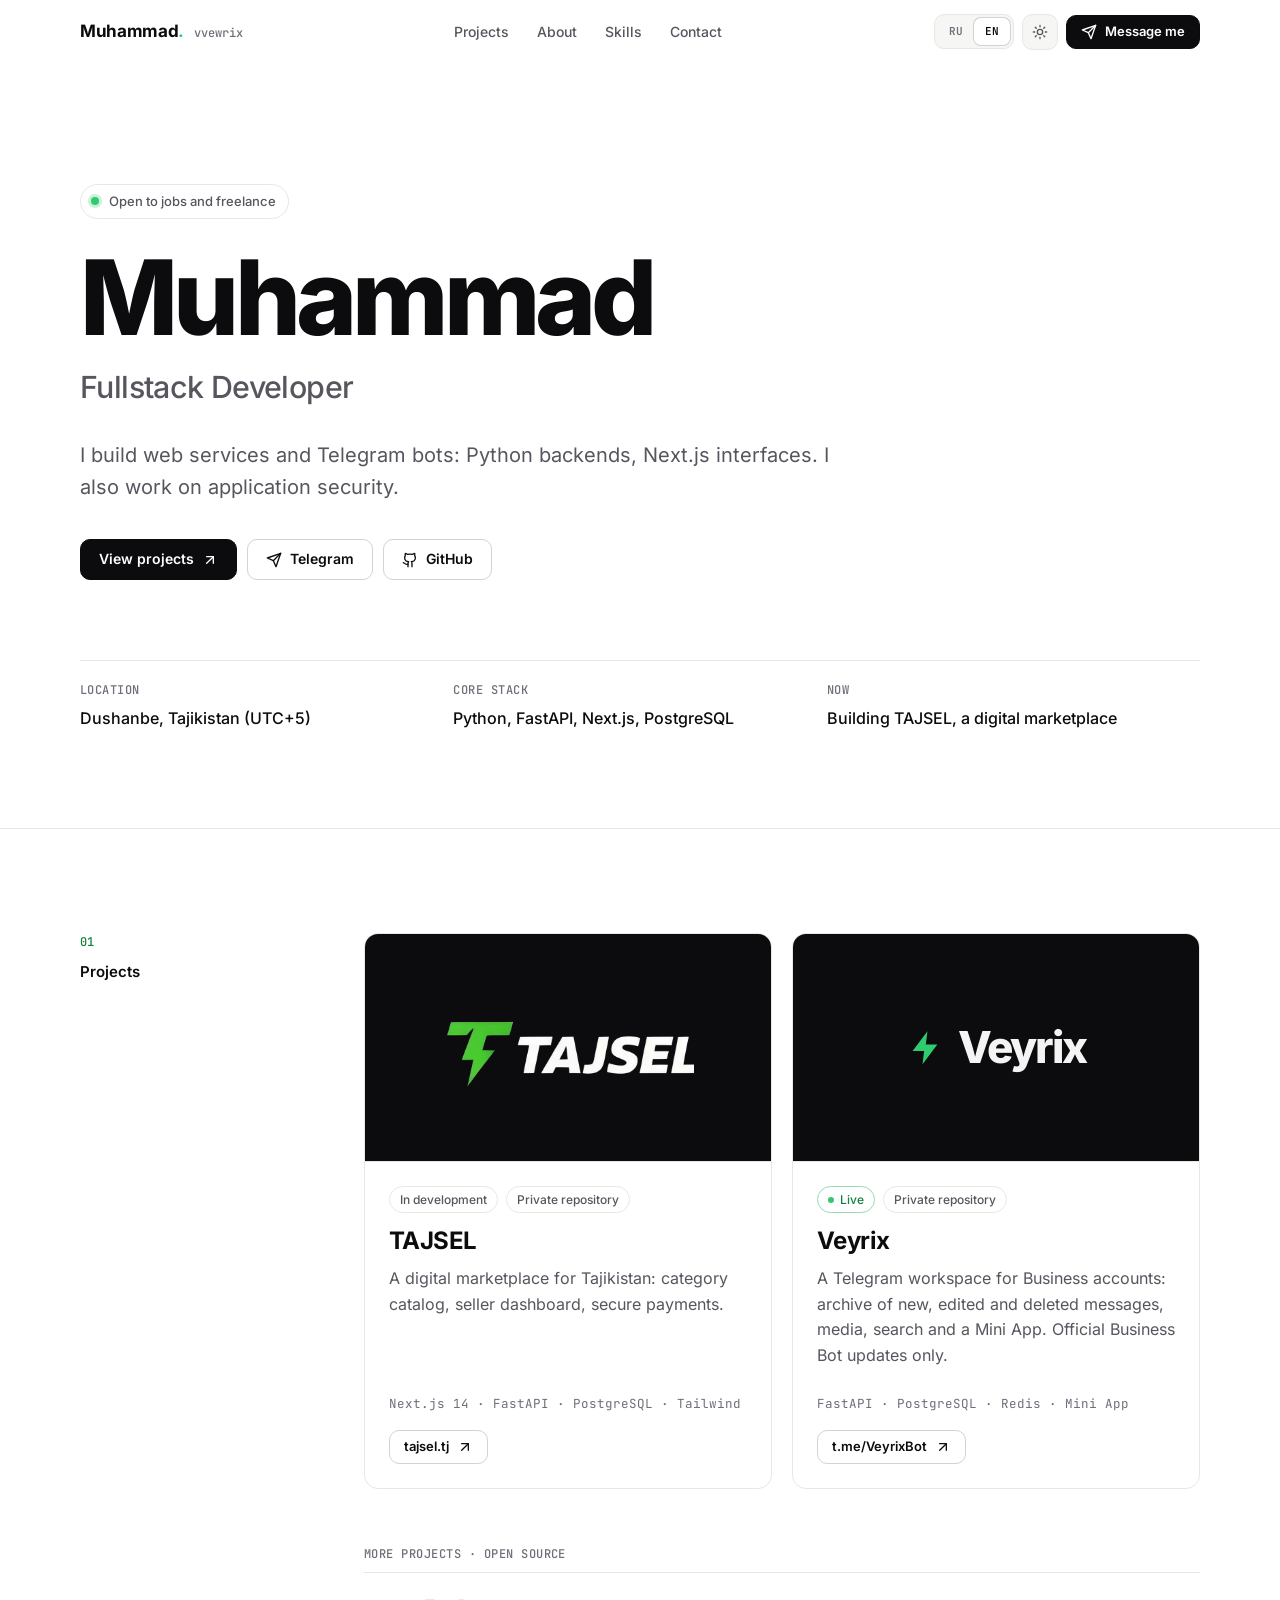
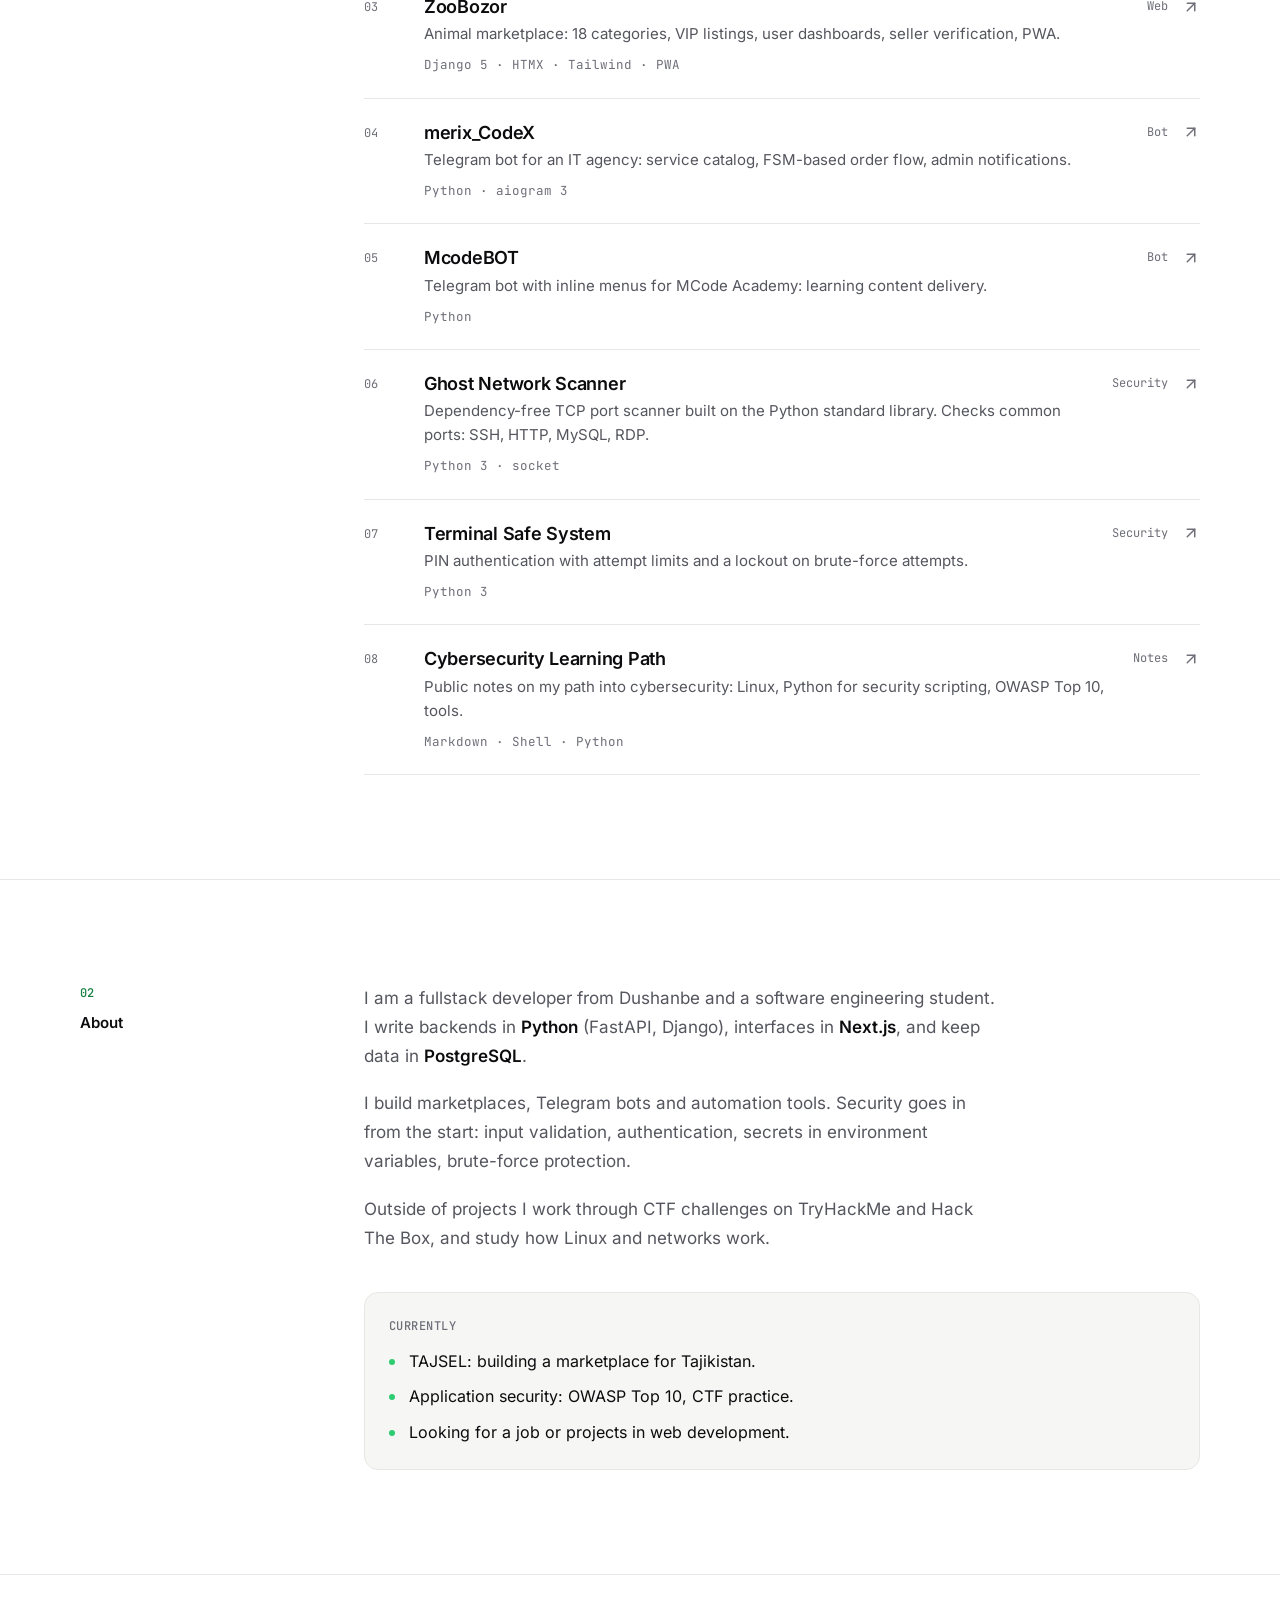
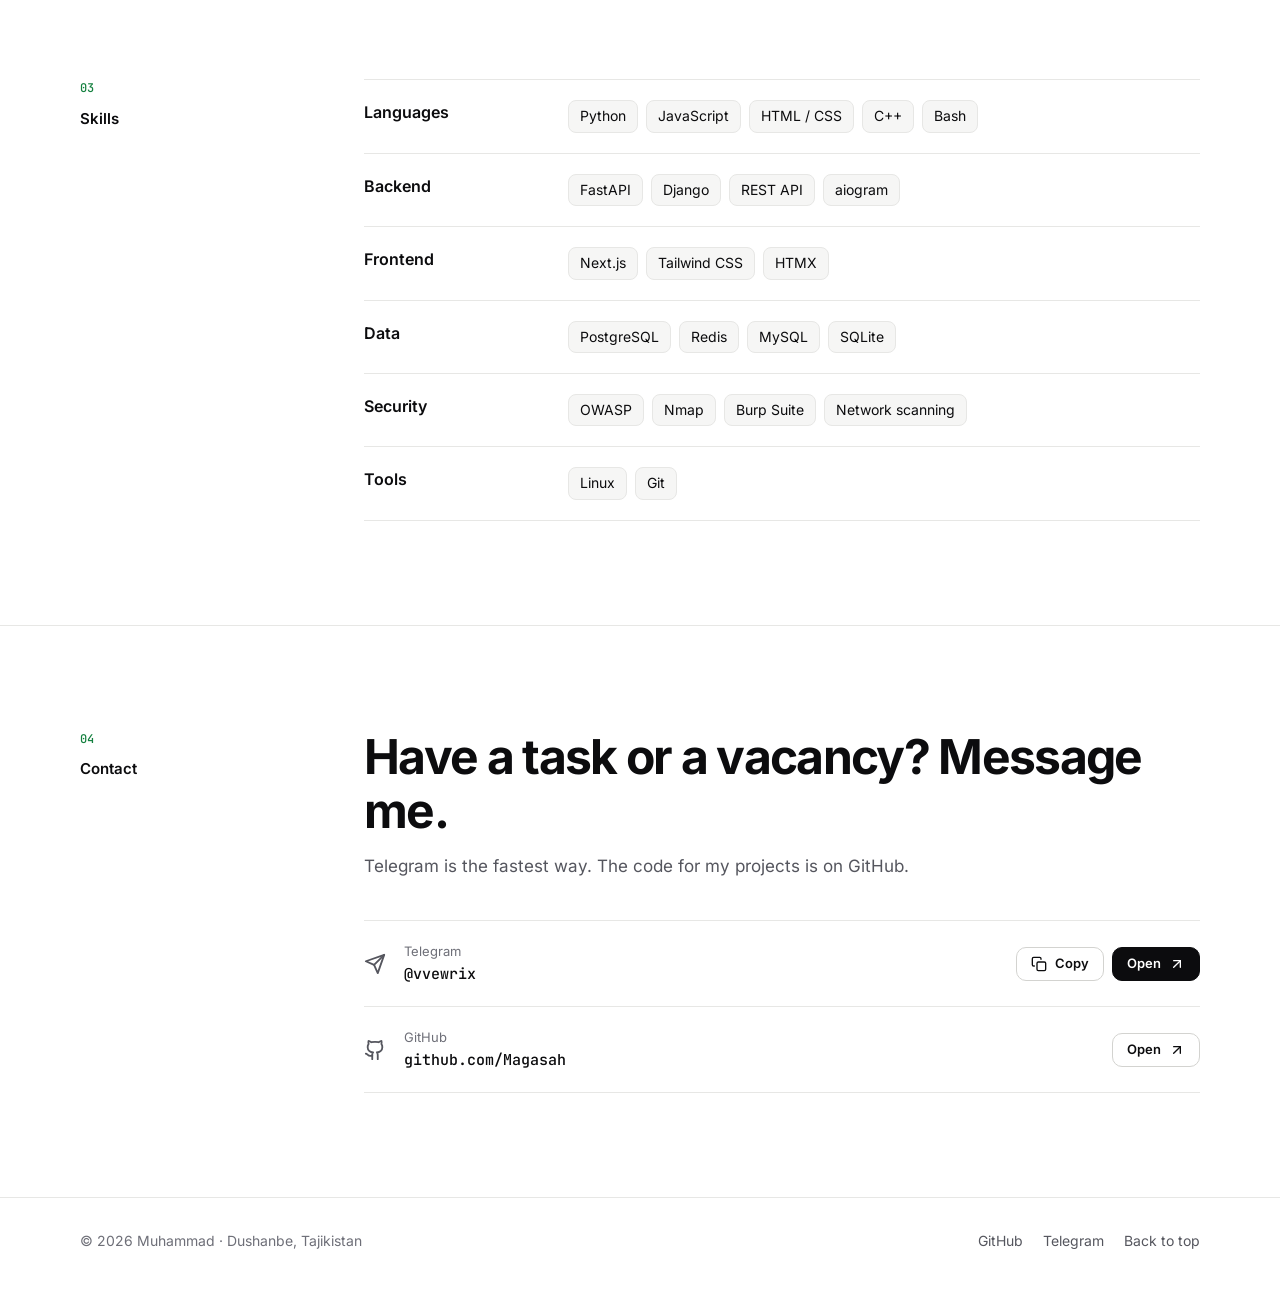
<file: index.html>
<!DOCTYPE html>
<html lang="ru" data-theme="light">
<head>
  <meta charset="UTF-8">
  <meta name="viewport" content="width=device-width, initial-scale=1, viewport-fit=cover">
  <title>Muhammad — Fullstack-разработчик, Душанбе</title>
  <meta name="description" content="Muhammad (vvewrix), fullstack-разработчик из Душанбе. Python, FastAPI, Next.js, PostgreSQL, Telegram-боты и безопасность приложений. Проекты и контакты.">
  <meta name="author" content="Muhammad">
  <meta name="robots" content="index, follow, max-image-preview:large">
  <link rel="canonical" href="https://portfolio.spartanecsparta91.workers.dev/">

  <meta name="theme-color" content="#ffffff" media="(prefers-color-scheme: light)">
  <meta name="theme-color" content="#0b0b0d" media="(prefers-color-scheme: dark)">

  <meta property="og:type" content="website">
  <meta property="og:url" content="https://portfolio.spartanecsparta91.workers.dev/">
  <meta property="og:site_name" content="Muhammad">
  <meta property="og:locale" content="ru_RU">
  <meta property="og:locale:alternate" content="en_US">
  <meta property="og:title" content="Muhammad — Fullstack-разработчик, Душанбе">
  <meta property="og:description" content="Python, FastAPI, Next.js, PostgreSQL, Telegram-боты и безопасность приложений.">
  <meta property="og:image" content="https://portfolio.spartanecsparta91.workers.dev/assets/img/og.png">
  <meta property="og:image:width" content="1200">
  <meta property="og:image:height" content="630">
  <meta property="og:image:alt" content="Muhammad — Fullstack-разработчик">
  <meta name="twitter:card" content="summary_large_image">
  <meta name="twitter:title" content="Muhammad — Fullstack-разработчик, Душанбе">
  <meta name="twitter:description" content="Python, FastAPI, Next.js, PostgreSQL, Telegram-боты и безопасность приложений.">
  <meta name="twitter:image" content="https://portfolio.spartanecsparta91.workers.dev/assets/img/og.png">

  <link rel="icon" href="assets/img/icon.svg" type="image/svg+xml">
  <link rel="apple-touch-icon" href="assets/img/apple-touch-icon.png">

  <script src="assets/js/init.js"></script>

  <link rel="preload" href="assets/fonts/inter-latin-wght-normal.woff2" as="font" type="font/woff2" crossorigin>
  <link rel="preload" href="assets/fonts/inter-cyrillic-wght-normal.woff2" as="font" type="font/woff2" crossorigin>
  <link rel="stylesheet" href="assets/css/style.css">

  <script type="application/ld+json">
  {
    "@context": "https://schema.org",
    "@type": "Person",
    "name": "Muhammad",
    "alternateName": "vvewrix",
    "jobTitle": "Fullstack Developer",
    "url": "https://portfolio.spartanecsparta91.workers.dev/",
    "image": "https://portfolio.spartanecsparta91.workers.dev/assets/img/og.png",
    "sameAs": ["https://github.com/Magasah", "https://t.me/vvewrix"],
    "address": { "@type": "PostalAddress", "addressLocality": "Dushanbe", "addressCountry": "TJ" },
    "knowsAbout": ["Python", "FastAPI", "Django", "Next.js", "PostgreSQL", "Telegram Bot API", "Application security"]
  }
  </script>
</head>
<body>

<svg class="sprite" aria-hidden="true" focusable="false">
  <symbol id="i-github" viewBox="0 0 24 24"><path d="M15 22v-4a4.8 4.8 0 0 0-1-3.5c3 0 6-2 6-5.5.08-1.25-.27-2.48-1-3.5.28-1.15.28-2.35 0-3.5 0 0-1 0-3 1.5-2.64-.5-5.36-.5-8 0C6 2 5 2 5 2c-.3 1.15-.3 2.35 0 3.5A5.403 5.403 0 0 0 4 9c0 3.5 3 5.5 6 5.5-.39.49-.68 1.05-.85 1.65-.17.6-.22 1.23-.15 1.85v4"/><path d="M9 18c-4.51 2-5-2-7-2"/></symbol>
  <symbol id="i-telegram" viewBox="0 0 24 24"><path d="m22 2-7 20-4-9-9-4Z"/><path d="M22 2 11 13"/></symbol>
  <symbol id="i-arrow" viewBox="0 0 24 24"><path d="M7 17 17 7"/><path d="M7 7h10v10"/></symbol>
  <symbol id="i-copy" viewBox="0 0 24 24"><rect x="9" y="9" width="13" height="13" rx="2"/><path d="M5 15H4a2 2 0 0 1-2-2V4a2 2 0 0 1 2-2h9a2 2 0 0 1 2 2v1"/></symbol>
  <symbol id="i-check" viewBox="0 0 24 24"><path d="M20 6 9 17l-5-5"/></symbol>
  <symbol id="i-sun" viewBox="0 0 24 24"><circle cx="12" cy="12" r="4"/><path d="M12 2v2M12 20v2M4.93 4.93l1.41 1.41M17.66 17.66l1.41 1.41M2 12h2M20 12h2M6.34 17.66l-1.41 1.41M19.07 4.93l-1.41 1.41"/></symbol>
  <symbol id="i-moon" viewBox="0 0 24 24"><path d="M21 14.5A8.5 8.5 0 1 1 9.5 3 7 7 0 0 0 21 14.5z"/></symbol>
  <symbol id="i-menu" viewBox="0 0 24 24"><path d="M4 8h16M4 16h16"/></symbol>
  <symbol id="i-close" viewBox="0 0 24 24"><path d="M18 6 6 18M6 6l12 12"/></symbol>
  <symbol id="i-bolt" viewBox="0 0 24 24"><path d="M13 2 4 14h7l-1 8 9-12h-7z" fill="currentColor" stroke="none"/></symbol>
</svg>

<a class="skip-link" href="#main" data-i18n="skip">Перейти к содержимому</a>

<header class="nav" id="nav">
  <div class="container nav-inner">
    <a class="logo" href="#top" aria-label="Muhammad">
      <span>Muhammad<span class="logo-dot">.</span></span>
      <span class="logo-alias">vvewrix</span>
    </a>

    <nav aria-label="Main">
      <ul class="nav-links">
        <li><a class="nav-link" href="#projects" data-i18n="navProjects">Проекты</a></li>
        <li><a class="nav-link" href="#about" data-i18n="navAbout">Обо мне</a></li>
        <li><a class="nav-link" href="#skills" data-i18n="navSkills">Навыки</a></li>
        <li><a class="nav-link" href="#contact" data-i18n="navContact">Контакты</a></li>
      </ul>
    </nav>

    <div class="nav-tools">
      <div class="seg" role="group" aria-label="Language" data-lang-switch>
        <button type="button" data-lang="ru" aria-pressed="true" lang="ru" aria-label="Русский">RU</button>
        <button type="button" data-lang="en" aria-pressed="false" lang="en" aria-label="English">EN</button>
      </div>
      <button type="button" class="icon-btn theme-btn" data-theme-toggle aria-label="Переключить тему" data-i18n-aria="ariaTheme">
        <svg class="icon i-sun" aria-hidden="true"><use href="#i-sun"/></svg>
        <svg class="icon i-moon" aria-hidden="true"><use href="#i-moon"/></svg>
      </button>
      <a class="btn btn-solid btn-sm" href="https://t.me/vvewrix" target="_blank" rel="noopener noreferrer">
        <svg class="icon" aria-hidden="true"><use href="#i-telegram"/></svg>
        <span data-i18n="navWrite">Написать</span>
        <span class="sr-only" data-i18n="newTab">(откроется в новой вкладке)</span>
      </a>
      <button type="button" class="icon-btn burger" id="burger" aria-expanded="false" aria-controls="menu" aria-label="Открыть меню" data-i18n-aria="ariaMenuOpen">
        <svg class="icon i-open" aria-hidden="true"><use href="#i-menu"/></svg>
        <svg class="icon i-close" aria-hidden="true"><use href="#i-close"/></svg>
      </button>
    </div>
  </div>
</header>

<div class="menu" id="menu" hidden>
  <a class="menu-link" href="#projects" data-i18n="navProjects">Проекты</a>
  <a class="menu-link" href="#about" data-i18n="navAbout">Обо мне</a>
  <a class="menu-link" href="#skills" data-i18n="navSkills">Навыки</a>
  <a class="menu-link" href="#contact" data-i18n="navContact">Контакты</a>
  <div class="menu-tools">
    <div class="seg" role="group" aria-label="Language" data-lang-switch>
      <button type="button" data-lang="ru" aria-pressed="true" lang="ru" aria-label="Русский">RU</button>
      <button type="button" data-lang="en" aria-pressed="false" lang="en" aria-label="English">EN</button>
    </div>
    <button type="button" class="icon-btn theme-btn" data-theme-toggle aria-label="Переключить тему" data-i18n-aria="ariaTheme">
      <svg class="icon i-sun" aria-hidden="true"><use href="#i-sun"/></svg>
      <svg class="icon i-moon" aria-hidden="true"><use href="#i-moon"/></svg>
    </button>
  </div>
</div>

<main id="main" tabindex="-1">

  <section class="hero" id="top" aria-labelledby="hero-name">
    <div class="container">
      <p class="status"><span class="status-dot" aria-hidden="true"></span><span data-i18n="heroStatus">Открыт к вакансиям и заказам</span></p>
      <h1 class="hero-name" id="hero-name">Muhammad</h1>
      <p class="hero-role" data-i18n="heroRole">Fullstack-разработчик</p>
      <p class="hero-lead" data-i18n="heroLead">Делаю веб-сервисы и Telegram-ботов: бэкенд на Python, интерфейсы на Next.js. Отдельно занимаюсь безопасностью приложений.</p>

      <div class="hero-actions">
        <a class="btn btn-solid" href="#projects">
          <span data-i18n="ctaProjects">Смотреть проекты</span>
          <svg class="icon" aria-hidden="true"><use href="#i-arrow"/></svg>
        </a>
        <a class="btn" href="https://t.me/vvewrix" target="_blank" rel="noopener noreferrer">
          <svg class="icon" aria-hidden="true"><use href="#i-telegram"/></svg>
          <span>Telegram</span>
          <span class="sr-only" data-i18n="newTab">(откроется в новой вкладке)</span>
        </a>
        <a class="btn" href="https://github.com/Magasah" target="_blank" rel="noopener noreferrer">
          <svg class="icon" aria-hidden="true"><use href="#i-github"/></svg>
          <span>GitHub</span>
          <span class="sr-only" data-i18n="newTab">(откроется в новой вкладке)</span>
        </a>
      </div>

      <dl class="facts">
        <div>
          <dt data-i18n="factLocationK">Локация</dt>
          <dd data-i18n="factLocationV">Душанбе, Таджикистан (UTC+5)</dd>
        </div>
        <div>
          <dt data-i18n="factStackK">Основной стек</dt>
          <dd>Python, FastAPI, Next.js, PostgreSQL</dd>
        </div>
        <div>
          <dt data-i18n="factNowK">Сейчас</dt>
          <dd data-i18n="factNowV">Развиваю TAJSEL, цифровой маркетплейс</dd>
        </div>
      </dl>
    </div>
  </section>

  <section class="section" id="projects" aria-labelledby="projects-title">
    <div class="container split">
      <div class="section-label">
        <span class="section-num">01</span>
        <h2 class="section-title" id="projects-title" data-i18n="projectsTitle">Проекты</h2>
      </div>

      <div>
        <div class="featured">
          <article class="card" data-reveal>
            <div class="card-media">
              <img src="assets/img/tajsel-logo.webp" alt="TAJSEL" width="740" height="224" decoding="async">
            </div>
            <div class="card-body">
              <div class="card-meta">
                <span class="chip" data-i18n="statusDev">В разработке</span>
                <span class="chip" data-i18n="statusPrivate">Приватный репозиторий</span>
              </div>
              <h3 class="card-name">TAJSEL</h3>
              <p class="card-desc" data-i18n="tajselDesc">Цифровой маркетплейс для Таджикистана: каталог по категориям, кабинет продавца, безопасная оплата.</p>
              <div class="card-foot">
                <p class="stack">Next.js 14 · FastAPI · PostgreSQL · Tailwind</p>
                <a class="btn btn-sm" href="https://tajsel.tj" target="_blank" rel="noopener noreferrer">
                  <span>tajsel.tj</span>
                  <svg class="icon" aria-hidden="true"><use href="#i-arrow"/></svg>
                  <span class="sr-only" data-i18n="newTab">(откроется в новой вкладке)</span>
                </a>
              </div>
            </div>
          </article>

          <article class="card" data-reveal>
            <div class="card-media">
              <span class="wordmark" aria-hidden="true">
                <svg class="icon" aria-hidden="true"><use href="#i-bolt"/></svg>Veyrix
              </span>
            </div>
            <div class="card-body">
              <div class="card-meta">
                <span class="chip chip-live" data-i18n="statusLive">Запущен</span>
                <span class="chip" data-i18n="statusPrivate">Приватный репозиторий</span>
              </div>
              <h3 class="card-name">Veyrix</h3>
              <p class="card-desc" data-i18n="veyrixDesc">Telegram-workspace для Business-аккаунта: архив новых, изменённых и удалённых сообщений, медиа, поиск и Mini App. Только официальные Business Bot updates.</p>
              <div class="card-foot">
                <p class="stack">FastAPI · PostgreSQL · Redis · Mini App</p>
                <a class="btn btn-sm" href="https://t.me/VeyrixBot" target="_blank" rel="noopener noreferrer">
                  <span>t.me/VeyrixBot</span>
                  <svg class="icon" aria-hidden="true"><use href="#i-arrow"/></svg>
                  <span class="sr-only" data-i18n="newTab">(откроется в новой вкладке)</span>
                </a>
              </div>
            </div>
          </article>
        </div>

        <h3 class="subhead" data-i18n="otherTitle">Другие проекты · открытый код</h3>
        <ul class="rows" data-reveal>
          <li class="row">
            <a class="row-link" href="https://github.com/Magasah/golub_bozor" target="_blank" rel="noopener noreferrer">
              <span class="row-idx">03</span>
              <div>
                <p class="row-name">ZooBozor</p>
                <p class="row-desc" data-i18n="zooDesc">Маркетплейс животных: 18 категорий, VIP-объявления, личные кабинеты, верификация продавцов, PWA.</p>
                <p class="stack row-stack">Django 5 · HTMX · Tailwind · PWA</p>
              </div>
              <span class="row-side"><span class="row-kind" data-i18n="kindWeb">Веб</span><svg class="icon row-arrow" aria-hidden="true"><use href="#i-arrow"/></svg></span>
              <span class="sr-only" data-i18n="newTab">(откроется в новой вкладке)</span>
            </a>
          </li>
          <li class="row">
            <a class="row-link" href="https://github.com/Magasah/merix_CodeX" target="_blank" rel="noopener noreferrer">
              <span class="row-idx">04</span>
              <div>
                <p class="row-name">merix_CodeX</p>
                <p class="row-desc" data-i18n="merixDesc">Telegram-бот IT-агентства: каталог услуг, оформление заказа через FSM, уведомления администратору.</p>
                <p class="stack row-stack">Python · aiogram 3</p>
              </div>
              <span class="row-side"><span class="row-kind" data-i18n="kindBot">Бот</span><svg class="icon row-arrow" aria-hidden="true"><use href="#i-arrow"/></svg></span>
              <span class="sr-only" data-i18n="newTab">(откроется в новой вкладке)</span>
            </a>
          </li>
          <li class="row">
            <a class="row-link" href="https://github.com/Magasah/McodeBOT" target="_blank" rel="noopener noreferrer">
              <span class="row-idx">05</span>
              <div>
                <p class="row-name">McodeBOT</p>
                <p class="row-desc" data-i18n="mcodeDesc">Telegram-бот с inline-меню для MCode Academy: доставка учебного контента.</p>
                <p class="stack row-stack">Python</p>
              </div>
              <span class="row-side"><span class="row-kind" data-i18n="kindBot">Бот</span><svg class="icon row-arrow" aria-hidden="true"><use href="#i-arrow"/></svg></span>
              <span class="sr-only" data-i18n="newTab">(откроется в новой вкладке)</span>
            </a>
          </li>
          <li class="row">
            <a class="row-link" href="https://github.com/Magasah/Ghost-Network-Scanner" target="_blank" rel="noopener noreferrer">
              <span class="row-idx">06</span>
              <div>
                <p class="row-name">Ghost Network Scanner</p>
                <p class="row-desc" data-i18n="ghostDesc">TCP-сканер портов без зависимостей, только стандартная библиотека Python. Проверяет популярные порты: SSH, HTTP, MySQL, RDP.</p>
                <p class="stack row-stack">Python 3 · socket</p>
              </div>
              <span class="row-side"><span class="row-kind" data-i18n="kindSec">Безопасность</span><svg class="icon row-arrow" aria-hidden="true"><use href="#i-arrow"/></svg></span>
              <span class="sr-only" data-i18n="newTab">(откроется в новой вкладке)</span>
            </a>
          </li>
          <li class="row">
            <a class="row-link" href="https://github.com/Magasah/Terminal-Safe-System" target="_blank" rel="noopener noreferrer">
              <span class="row-idx">07</span>
              <div>
                <p class="row-name">Terminal Safe System</p>
                <p class="row-desc" data-i18n="terminalDesc">Аутентификация по PIN-коду с ограничением попыток и блокировкой при переборе.</p>
                <p class="stack row-stack">Python 3</p>
              </div>
              <span class="row-side"><span class="row-kind" data-i18n="kindSec">Безопасность</span><svg class="icon row-arrow" aria-hidden="true"><use href="#i-arrow"/></svg></span>
              <span class="sr-only" data-i18n="newTab">(откроется в новой вкладке)</span>
            </a>
          </li>
          <li class="row">
            <a class="row-link" href="https://github.com/Magasah/cybersecurity-learning-path" target="_blank" rel="noopener noreferrer">
              <span class="row-idx">08</span>
              <div>
                <p class="row-name">Cybersecurity Learning Path</p>
                <p class="row-desc" data-i18n="learnDesc">Открытый конспект пути в кибербезопасность: Linux, Python для security-скриптов, OWASP Top 10, инструменты.</p>
                <p class="stack row-stack">Markdown · Shell · Python</p>
              </div>
              <span class="row-side"><span class="row-kind" data-i18n="kindNotes">Заметки</span><svg class="icon row-arrow" aria-hidden="true"><use href="#i-arrow"/></svg></span>
              <span class="sr-only" data-i18n="newTab">(откроется в новой вкладке)</span>
            </a>
          </li>
        </ul>
      </div>
    </div>
  </section>

  <section class="section" id="about" aria-labelledby="about-title">
    <div class="container split">
      <div class="section-label">
        <span class="section-num">02</span>
        <h2 class="section-title" id="about-title" data-i18n="aboutTitle">Обо мне</h2>
      </div>

      <div data-reveal>
        <div class="prose">
          <p data-i18n-html="aboutP1">Я fullstack-разработчик из Душанбе и студент программной инженерии. Пишу бэкенд на <strong>Python</strong> (FastAPI, Django), интерфейсы на <strong>Next.js</strong>, данные храню в <strong>PostgreSQL</strong>.</p>
          <p data-i18n="aboutP2">Делаю маркетплейсы, Telegram-ботов и инструменты автоматизации. Безопасность закладываю с самого начала: валидация входных данных, аутентификация, секреты в переменных окружения, защита от перебора.</p>
          <p data-i18n="aboutP3">Вне проектов разбираю CTF-задания на TryHackMe и Hack The Box и изучаю, как устроены Linux и сети.</p>
        </div>

        <div class="now">
          <h3 class="now-title" data-i18n="nowTitle">Чем занят сейчас</h3>
          <ul>
            <li data-i18n="now1">TAJSEL: развиваю маркетплейс для Таджикистана.</li>
            <li data-i18n="now2">Безопасность приложений: OWASP Top 10, практика на CTF.</li>
            <li data-i18n="now3">Ищу работу или проекты в веб-разработке.</li>
          </ul>
        </div>
      </div>
    </div>
  </section>

  <section class="section" id="skills" aria-labelledby="skills-title">
    <div class="container split">
      <div class="section-label">
        <span class="section-num">03</span>
        <h2 class="section-title" id="skills-title" data-i18n="skillsTitle">Навыки</h2>
      </div>

      <dl class="skill-list" data-reveal>
        <div class="skill-row">
          <dt data-i18n="skLang">Языки</dt>
          <dd><span class="tag">Python</span><span class="tag">JavaScript</span><span class="tag">HTML / CSS</span><span class="tag">C++</span><span class="tag">Bash</span></dd>
        </div>
        <div class="skill-row">
          <dt>Backend</dt>
          <dd><span class="tag">FastAPI</span><span class="tag">Django</span><span class="tag">REST API</span><span class="tag">aiogram</span></dd>
        </div>
        <div class="skill-row">
          <dt>Frontend</dt>
          <dd><span class="tag">Next.js</span><span class="tag">Tailwind CSS</span><span class="tag">HTMX</span></dd>
        </div>
        <div class="skill-row">
          <dt data-i18n="skData">Данные</dt>
          <dd><span class="tag">PostgreSQL</span><span class="tag">Redis</span><span class="tag">MySQL</span><span class="tag">SQLite</span></dd>
        </div>
        <div class="skill-row">
          <dt data-i18n="skSec">Безопасность</dt>
          <dd><span class="tag">OWASP</span><span class="tag">Nmap</span><span class="tag">Burp Suite</span><span class="tag" data-i18n="skScan">Сетевое сканирование</span></dd>
        </div>
        <div class="skill-row">
          <dt data-i18n="skTools">Инструменты</dt>
          <dd><span class="tag">Linux</span><span class="tag">Git</span></dd>
        </div>
      </dl>
    </div>
  </section>

  <section class="section" id="contact" aria-labelledby="contact-title">
    <div class="container split">
      <div class="section-label">
        <span class="section-num">04</span>
        <h2 class="section-title" id="contact-title" data-i18n="contactTitle">Контакты</h2>
      </div>

      <div data-reveal>
        <p class="contact-lead" data-i18n="contactLead">Есть задача или вакансия? Напишите мне.</p>
        <p class="contact-sub" data-i18n="contactSub">Удобнее всего в Telegram. Код моих проектов лежит на GitHub.</p>

        <ul class="contact-list">
          <li class="contact-row">
            <svg class="icon" aria-hidden="true"><use href="#i-telegram"/></svg>
            <div>
              <p class="contact-label">Telegram</p>
              <p class="contact-value">@vvewrix</p>
            </div>
            <div class="contact-actions">
              <button type="button" class="btn btn-sm copy-btn" id="copyTg" data-state="idle">
                <svg class="icon i-copy" aria-hidden="true"><use href="#i-copy"/></svg>
                <span data-i18n="copy" id="copyLabel">Копировать</span>
              </button>
              <a class="btn btn-solid btn-sm" href="https://t.me/vvewrix" target="_blank" rel="noopener noreferrer">
                <span data-i18n="open">Открыть</span>
                <svg class="icon" aria-hidden="true"><use href="#i-arrow"/></svg>
                <span class="sr-only" data-i18n="newTab">(откроется в новой вкладке)</span>
              </a>
            </div>
          </li>
          <li class="contact-row">
            <svg class="icon" aria-hidden="true"><use href="#i-github"/></svg>
            <div>
              <p class="contact-label">GitHub</p>
              <p class="contact-value">github.com/Magasah</p>
            </div>
            <div class="contact-actions">
              <a class="btn btn-sm" href="https://github.com/Magasah" target="_blank" rel="noopener noreferrer">
                <span data-i18n="open">Открыть</span>
                <svg class="icon" aria-hidden="true"><use href="#i-arrow"/></svg>
                <span class="sr-only" data-i18n="newTab">(откроется в новой вкладке)</span>
              </a>
            </div>
          </li>
        </ul>
      </div>
    </div>
  </section>

</main>

<footer class="footer">
  <div class="container footer-inner">
    <p>© <span id="year">2026</span> Muhammad · <span data-i18n="footerLoc">Душанбе, Таджикистан</span></p>
    <div class="footer-links">
      <a href="https://github.com/Magasah" target="_blank" rel="noopener noreferrer">GitHub</a>
      <a href="https://t.me/vvewrix" target="_blank" rel="noopener noreferrer">Telegram</a>
      <a href="#top" data-i18n="toTop">Наверх</a>
    </div>
  </div>
</footer>

<script src="assets/js/main.js"></script>
</body>
</html>
</file>
<file: assets/css/style.css>
/* Fonts (self-hosted, variable) */
@font-face {
  font-family: "Inter";
  font-style: normal;
  font-weight: 100 900;
  font-display: swap;
  src: url("../fonts/inter-cyrillic-wght-normal.woff2") format("woff2");
  unicode-range: U+0301, U+0400-045F, U+0490-0491, U+04B0-04B1, U+2116;
}
@font-face {
  font-family: "Inter";
  font-style: normal;
  font-weight: 100 900;
  font-display: swap;
  src: url("../fonts/inter-latin-wght-normal.woff2") format("woff2");
  unicode-range: U+0000-00FF, U+0131, U+0152-0153, U+02BB-02BC, U+02C6, U+02DA, U+02DC, U+0304, U+0308, U+0329, U+2000-206F, U+20AC, U+2122, U+2191, U+2193, U+2212, U+2215, U+FEFF, U+FFFD;
}
@font-face {
  font-family: "JetBrains Mono";
  font-style: normal;
  font-weight: 100 800;
  font-display: swap;
  src: url("../fonts/jetbrains-mono-latin-wght-normal.woff2") format("woff2");
  unicode-range: U+0000-00FF, U+0131, U+0152-0153, U+02BB-02BC, U+02C6, U+02DA, U+02DC, U+0304, U+0308, U+0329, U+2000-206F, U+20AC, U+2122, U+2191, U+2193, U+2212, U+2215, U+FEFF, U+FFFD;
}

/* Tokens */
:root {
  color-scheme: light;
  --bg: #ffffff;
  --bg-soft: #f6f6f5;
  --text: #0c0c0e;
  --text-2: #55565e;
  --text-3: #6e6f78;
  --line: #e7e7e5;
  --line-strong: #d3d3d0;
  --accent: #14803f;
  --accent-bright: #2ecc71;
  --panel: #0c0c0e;
  --panel-text: #f4f4f5;
  --btn-bg: #0c0c0e;
  --btn-text: #ffffff;
  --nav-bg: rgba(255, 255, 255, 0.82);

  --sans: "Inter", system-ui, -apple-system, "Segoe UI", Roboto, "Helvetica Neue", Arial, sans-serif;
  --mono: "JetBrains Mono", ui-monospace, "SF Mono", Menlo, Consolas, monospace;
  --nav-h: 64px;
  --maxw: 1120px;
  --pad: clamp(20px, 5vw, 40px);
  --radius: 14px;
}

:root[data-theme="dark"] {
  color-scheme: dark;
  --bg: #0b0b0d;
  --bg-soft: #131316;
  --text: #f3f3f4;
  --text-2: #a4a5ad;
  --text-3: #8b8c95;
  --line: #222328;
  --line-strong: #34353c;
  --accent: #3ddc84;
  --accent-bright: #3ddc84;
  --panel: #131316;
  --panel-text: #f4f4f5;
  --btn-bg: #f3f3f4;
  --btn-text: #0b0b0d;
  --nav-bg: rgba(11, 11, 13, 0.82);
}

/* Base */
*, *::before, *::after { box-sizing: border-box; margin: 0; padding: 0; }

html {
  scroll-behavior: smooth;
  -webkit-text-size-adjust: 100%;
  text-size-adjust: 100%;
}

body {
  font-family: var(--sans);
  font-size: 16px;
  line-height: 1.6;
  color: var(--text);
  background: var(--bg);
  -webkit-font-smoothing: antialiased;
  -moz-osx-font-smoothing: grayscale;
  text-rendering: optimizeLegibility;
  overflow-x: clip;
}
body.menu-open { overflow: hidden; }

a { color: inherit; text-decoration: none; }
ul, ol { list-style: none; }
button { font: inherit; color: inherit; background: none; border: 0; cursor: pointer; }
img { display: block; max-width: 100%; height: auto; }
svg { flex-shrink: 0; }

.icon {
  width: 1em;
  height: 1em;
  fill: none;
  stroke: currentColor;
  stroke-width: 2;
  stroke-linecap: round;
  stroke-linejoin: round;
}
.sprite { position: absolute; width: 0; height: 0; overflow: hidden; }

::selection { background: color-mix(in srgb, var(--accent-bright) 35%, transparent); }

:focus-visible {
  outline: 2px solid var(--accent);
  outline-offset: 3px;
  border-radius: 6px;
}

.sr-only {
  position: absolute;
  width: 1px; height: 1px;
  overflow: hidden;
  clip-path: inset(50%);
  white-space: nowrap;
}

.skip-link {
  position: absolute;
  left: 16px; top: -64px;
  z-index: 300;
  padding: 10px 16px;
  border-radius: 8px;
  background: var(--text);
  color: var(--bg);
  font-weight: 600;
  transition: top 0.15s;
}
.skip-link:focus { top: 12px; }

.container {
  width: min(100% - 2 * var(--pad), var(--maxw));
  margin-inline: auto;
}

section[id] { scroll-margin-top: var(--nav-h); }

/* Scroll reveal (only when JS is running) */
.js [data-reveal] {
  opacity: 0;
  transform: translateY(10px);
  transition: opacity 0.5s ease, transform 0.5s ease;
}
.js [data-reveal].is-in { opacity: 1; transform: none; }

/* Nav */
.nav {
  position: sticky;
  top: 0;
  z-index: 100;
  height: var(--nav-h);
  background: var(--nav-bg);
  -webkit-backdrop-filter: saturate(180%) blur(14px);
  backdrop-filter: saturate(180%) blur(14px);
  border-bottom: 1px solid transparent;
  transition: border-color 0.2s;
}
.nav.is-stuck { border-bottom-color: var(--line); }

.nav-inner {
  height: 100%;
  display: flex;
  align-items: center;
  justify-content: space-between;
  gap: 16px;
}

.logo {
  display: inline-flex;
  align-items: baseline;
  gap: 10px;
  font-weight: 700;
  font-size: 17px;
  letter-spacing: -0.02em;
}
.logo-dot { color: var(--accent-bright); }
.logo-alias {
  font-family: var(--mono);
  font-size: 12px;
  font-weight: 500;
  color: var(--text-3);
  letter-spacing: 0;
}

.nav-links { display: flex; gap: 4px; }
.nav-link {
  position: relative;
  padding: 8px 12px;
  border-radius: 8px;
  font-size: 14px;
  font-weight: 500;
  color: var(--text-2);
  transition: color 0.15s, background 0.15s;
}
.nav-link:hover { color: var(--text); background: var(--bg-soft); }
.nav-link[aria-current="true"] { color: var(--text); }
.nav-link[aria-current="true"]::after {
  content: "";
  position: absolute;
  left: 12px; right: 12px; bottom: 2px;
  height: 2px;
  border-radius: 2px;
  background: var(--accent-bright);
}

.nav-tools { display: flex; align-items: center; gap: 8px; }

.seg {
  display: inline-flex;
  padding: 3px;
  border: 1px solid var(--line);
  border-radius: 10px;
  background: var(--bg-soft);
}
.seg button {
  min-width: 36px;
  padding: 5px 9px;
  border-radius: 7px;
  font-family: var(--mono);
  font-size: 11px;
  font-weight: 600;
  letter-spacing: 0.04em;
  color: var(--text-3);
  transition: color 0.15s, background 0.15s;
}
.seg button:hover { color: var(--text); }
.seg button[aria-pressed="true"] {
  color: var(--text);
  background: var(--bg);
  box-shadow: 0 0 0 1px var(--line-strong);
}

.icon-btn {
  display: inline-grid;
  place-items: center;
  width: 36px; height: 36px;
  border: 1px solid var(--line);
  border-radius: 10px;
  background: var(--bg-soft);
  font-size: 16px;
  color: var(--text-2);
  transition: color 0.15s, border-color 0.15s;
}
.icon-btn:hover { color: var(--text); border-color: var(--line-strong); }
.theme-btn .i-moon { display: none; }
:root[data-theme="dark"] .theme-btn .i-sun { display: none; }
:root[data-theme="dark"] .theme-btn .i-moon { display: block; }

.burger { display: none; }
.burger .i-close { display: none; }
.burger[aria-expanded="true"] .i-open { display: none; }
.burger[aria-expanded="true"] .i-close { display: block; }

/* Buttons */
.btn {
  display: inline-flex;
  align-items: center;
  justify-content: center;
  gap: 8px;
  padding: 11px 18px;
  border: 1px solid var(--line-strong);
  border-radius: 10px;
  font-size: 14px;
  font-weight: 600;
  line-height: 1.2;
  transition: background 0.15s, border-color 0.15s, transform 0.15s;
}
.btn .icon { font-size: 16px; }
.btn:hover { border-color: var(--text-3); background: var(--bg-soft); }
.btn:active { transform: translateY(1px); }
.btn-solid {
  background: var(--btn-bg);
  border-color: var(--btn-bg);
  color: var(--btn-text);
}
.btn-solid:hover { background: var(--btn-bg); border-color: var(--btn-bg); opacity: 0.88; }
.btn-sm { padding: 8px 14px; font-size: 13px; }

/* Mobile menu */
.menu {
  display: none;
  position: fixed;
  inset: var(--nav-h) 0 0 0;
  z-index: 90;
  padding: 8px var(--pad) 32px;
  background: var(--bg);
  overflow-y: auto;
  flex-direction: column;
}
.menu.is-open { display: flex; }
.menu a.menu-link {
  padding: 18px 0;
  border-bottom: 1px solid var(--line);
  font-size: 20px;
  font-weight: 600;
  letter-spacing: -0.01em;
}
.menu-tools { display: flex; align-items: center; gap: 10px; margin-top: 24px; }

/* Hero */
.hero { padding: clamp(56px, 11vw, 120px) 0 clamp(56px, 9vw, 96px); }

.status {
  display: inline-flex;
  align-items: center;
  gap: 10px;
  margin-bottom: 28px;
  padding: 6px 12px 6px 10px;
  border: 1px solid var(--line);
  border-radius: 999px;
  font-size: 13px;
  font-weight: 500;
  color: var(--text-2);
}
.status-dot {
  width: 8px; height: 8px;
  border-radius: 50%;
  background: var(--accent-bright);
  box-shadow: 0 0 0 3px color-mix(in srgb, var(--accent-bright) 25%, transparent);
}

.hero-name {
  font-size: clamp(3rem, 1.2rem + 8vw, 6.5rem);
  font-weight: 800;
  line-height: 0.98;
  letter-spacing: -0.045em;
}
.hero-role {
  margin-top: 14px;
  font-size: clamp(1.25rem, 1rem + 1.4vw, 1.9rem);
  font-weight: 500;
  letter-spacing: -0.02em;
  color: var(--text-2);
}
.hero-lead {
  max-width: 38em;
  margin-top: 28px;
  font-size: clamp(1.0625rem, 1rem + 0.35vw, 1.25rem);
  line-height: 1.6;
  color: var(--text-2);
}
.hero-actions { display: flex; flex-wrap: wrap; gap: 10px; margin-top: 36px; }

.facts {
  display: grid;
  grid-template-columns: repeat(3, 1fr);
  gap: 0;
  margin-top: clamp(48px, 8vw, 80px);
  border-top: 1px solid var(--line);
}
.facts > div { padding: 20px 24px 0 0; }
.facts dt {
  font-family: var(--mono);
  font-size: 12px;
  font-weight: 500;
  letter-spacing: 0.04em;
  text-transform: uppercase;
  color: var(--text-3);
}
.facts dd { margin-top: 6px; font-weight: 500; }

/* Sections */
.section {
  padding: clamp(56px, 9vw, 104px) 0;
  border-top: 1px solid var(--line);
}
.split {
  display: grid;
  grid-template-columns: 220px minmax(0, 1fr);
  gap: clamp(24px, 5vw, 64px);
}
.section-label {
  position: sticky;
  top: calc(var(--nav-h) + 24px);
  align-self: start;
}
.section-num {
  display: block;
  margin-bottom: 8px;
  font-family: var(--mono);
  font-size: 12px;
  font-weight: 500;
  color: var(--accent);
}
.section-title {
  font-size: 15px;
  font-weight: 600;
  letter-spacing: 0;
  color: var(--text);
}

.subhead {
  margin: 56px 0 8px;
  font-family: var(--mono);
  font-size: 12px;
  font-weight: 500;
  letter-spacing: 0.04em;
  text-transform: uppercase;
  color: var(--text-3);
}

/* Featured projects */
.featured { display: grid; grid-template-columns: repeat(2, minmax(0, 1fr)); gap: 20px; }

.card {
  display: flex;
  flex-direction: column;
  border: 1px solid var(--line);
  border-radius: var(--radius);
  overflow: hidden;
  background: var(--bg);
  transition: border-color 0.2s;
}
.card:hover { border-color: var(--line-strong); }

.card-media {
  display: grid;
  place-items: center;
  aspect-ratio: 16 / 9;
  background: var(--panel);
  border-bottom: 1px solid var(--line);
}
.card-media img { width: min(62%, 280px); }
.wordmark {
  display: inline-flex;
  align-items: center;
  gap: 12px;
  color: var(--panel-text);
  font-size: clamp(1.9rem, 1.2rem + 2.4vw, 2.75rem);
  font-weight: 800;
  letter-spacing: -0.04em;
}
.wordmark svg { width: 0.9em; height: 0.9em; color: var(--accent-bright); }

.card-body { display: flex; flex-direction: column; flex: 1; padding: 24px; }
.card-meta { display: flex; flex-wrap: wrap; gap: 8px; margin-bottom: 14px; }
.card-name { font-size: 1.5rem; font-weight: 700; letter-spacing: -0.025em; line-height: 1.2; }
.card-desc { margin-top: 10px; color: var(--text-2); }
.card-foot {
  display: flex;
  flex-wrap: wrap;
  align-items: center;
  justify-content: space-between;
  gap: 16px;
  margin-top: auto;
  padding-top: 24px;
}

.chip {
  display: inline-flex;
  align-items: center;
  gap: 6px;
  padding: 3px 10px;
  border: 1px solid var(--line);
  border-radius: 999px;
  font-size: 12px;
  font-weight: 500;
  color: var(--text-2);
  white-space: nowrap;
}
.chip-live { color: var(--accent); border-color: color-mix(in srgb, var(--accent-bright) 45%, var(--line)); }
.chip-live::before {
  content: "";
  width: 6px; height: 6px;
  border-radius: 50%;
  background: var(--accent-bright);
}

.stack { font-family: var(--mono); font-size: 12.5px; color: var(--text-3); line-height: 1.7; }

/* Project list */
.rows { border-top: 1px solid var(--line); }
.row { border-bottom: 1px solid var(--line); }
.row-link {
  display: grid;
  grid-template-columns: 40px minmax(0, 1fr) auto;
  gap: 8px 20px;
  align-items: start;
  padding: 22px 12px;
  margin-inline: -12px;
  border-radius: 10px;
  transition: background 0.15s;
}
.row-link:hover { background: var(--bg-soft); }
.row-idx { padding-top: 3px; font-family: var(--mono); font-size: 12px; color: var(--text-3); }
.row-name { font-size: 1.125rem; font-weight: 600; letter-spacing: -0.015em; line-height: 1.3; }
.row-desc { margin-top: 4px; color: var(--text-2); font-size: 15px; max-width: 46em; }
.row-stack { margin-top: 8px; }
.row-side { display: flex; align-items: center; gap: 14px; padding-top: 2px; }
.row-kind { font-family: var(--mono); font-size: 12px; color: var(--text-3); }
.row-arrow { font-size: 18px; color: var(--text-3); transition: transform 0.15s, color 0.15s; }
.row-link:hover .row-arrow { color: var(--text); transform: translate(2px, -2px); }

/* About */
.prose { max-width: 40em; }
.prose p + p { margin-top: 1.1em; }
.prose p { color: var(--text-2); font-size: 1.0625rem; line-height: 1.7; }
.prose strong { color: var(--text); font-weight: 600; }

.now {
  margin-top: 40px;
  padding: 24px;
  border: 1px solid var(--line);
  border-radius: var(--radius);
  background: var(--bg-soft);
}
.now-title {
  font-family: var(--mono);
  font-size: 12px;
  font-weight: 500;
  letter-spacing: 0.04em;
  text-transform: uppercase;
  color: var(--text-3);
}
.now ul { margin-top: 12px; display: grid; gap: 10px; }
.now li { display: grid; grid-template-columns: 8px 1fr; gap: 12px; align-items: baseline; }
.now li::before { content: ""; width: 6px; height: 6px; border-radius: 50%; background: var(--accent-bright); transform: translateY(-2px); }

/* Skills */
.skill-list { border-top: 1px solid var(--line); }
.skill-row {
  display: grid;
  grid-template-columns: 180px minmax(0, 1fr);
  gap: 8px 24px;
  padding: 20px 0;
  border-bottom: 1px solid var(--line);
}
.skill-row dt { font-weight: 600; }
.skill-row dd { display: flex; flex-wrap: wrap; gap: 8px; }
.tag {
  padding: 4px 11px;
  border: 1px solid var(--line);
  border-radius: 8px;
  background: var(--bg-soft);
  font-size: 14px;
  color: var(--text);
}

/* Contact */
.contact-lead {
  max-width: 18em;
  font-size: clamp(1.75rem, 1.1rem + 2.6vw, 3rem);
  font-weight: 700;
  line-height: 1.12;
  letter-spacing: -0.035em;
}
.contact-sub { max-width: 34em; margin-top: 16px; color: var(--text-2); font-size: 1.0625rem; }

.contact-list { margin-top: 40px; border-top: 1px solid var(--line); }
.contact-row {
  display: grid;
  grid-template-columns: 24px minmax(0, 1fr) auto;
  align-items: center;
  gap: 16px;
  padding: 20px 0;
  border-bottom: 1px solid var(--line);
}
.contact-row > .icon { font-size: 22px; color: var(--text-2); }
.contact-label { font-size: 13px; color: var(--text-3); }
.contact-value { font-family: var(--mono); font-size: 15px; font-weight: 500; overflow-wrap: anywhere; }
.contact-actions { display: flex; gap: 8px; }

.copy-btn[data-state="copied"] { color: var(--accent); border-color: var(--accent); }

/* Footer */
.footer { padding: 32px 0 40px; border-top: 1px solid var(--line); }
.footer-inner {
  display: flex;
  flex-wrap: wrap;
  align-items: center;
  justify-content: space-between;
  gap: 12px 24px;
  font-size: 14px;
  color: var(--text-3);
}
.footer-links { display: flex; gap: 20px; }
.footer-links a { color: var(--text-2); }
.footer-links a:hover { color: var(--text); text-decoration: underline; text-underline-offset: 4px; }

/* Responsive */
@media (max-width: 900px) {
  .nav-links, .nav-tools .seg, .nav-tools .theme-btn, .nav-tools .btn { display: none; }
  .burger { display: inline-grid; }
  .split { grid-template-columns: 1fr; gap: 28px; }
  .section-label { position: static; }
  .featured { grid-template-columns: 1fr; }
}

@media (max-width: 640px) {
  :root { --nav-h: 56px; }
  .facts { grid-template-columns: 1fr; }
  .facts > div { padding: 16px 0; border-bottom: 1px solid var(--line); }
  .facts > div:last-child { border-bottom: 0; }
  .hero-actions .btn { flex: 1 1 auto; }
  .row-link { grid-template-columns: 28px minmax(0, 1fr); }
  .row-side { grid-column: 2; padding-top: 6px; }
  .row-arrow { display: none; }
  .skill-row { grid-template-columns: 1fr; gap: 12px; }
  .contact-row { grid-template-columns: 24px minmax(0, 1fr); }
  .contact-actions { grid-column: 1 / -1; }
  .contact-actions .btn { flex: 1; }
  .card-body { padding: 20px; }
}

@media (max-width: 380px) {
  .logo-alias { display: none; }
}

@media (prefers-reduced-motion: reduce) {
  html { scroll-behavior: auto; }
  *, *::before, *::after { transition-duration: 0.01ms !important; animation-duration: 0.01ms !important; }
  .js [data-reveal] { opacity: 1; transform: none; }
}

@media print {
  .nav, .menu, .skip-link { display: none; }
  .js [data-reveal] { opacity: 1; transform: none; }
}
</file>
